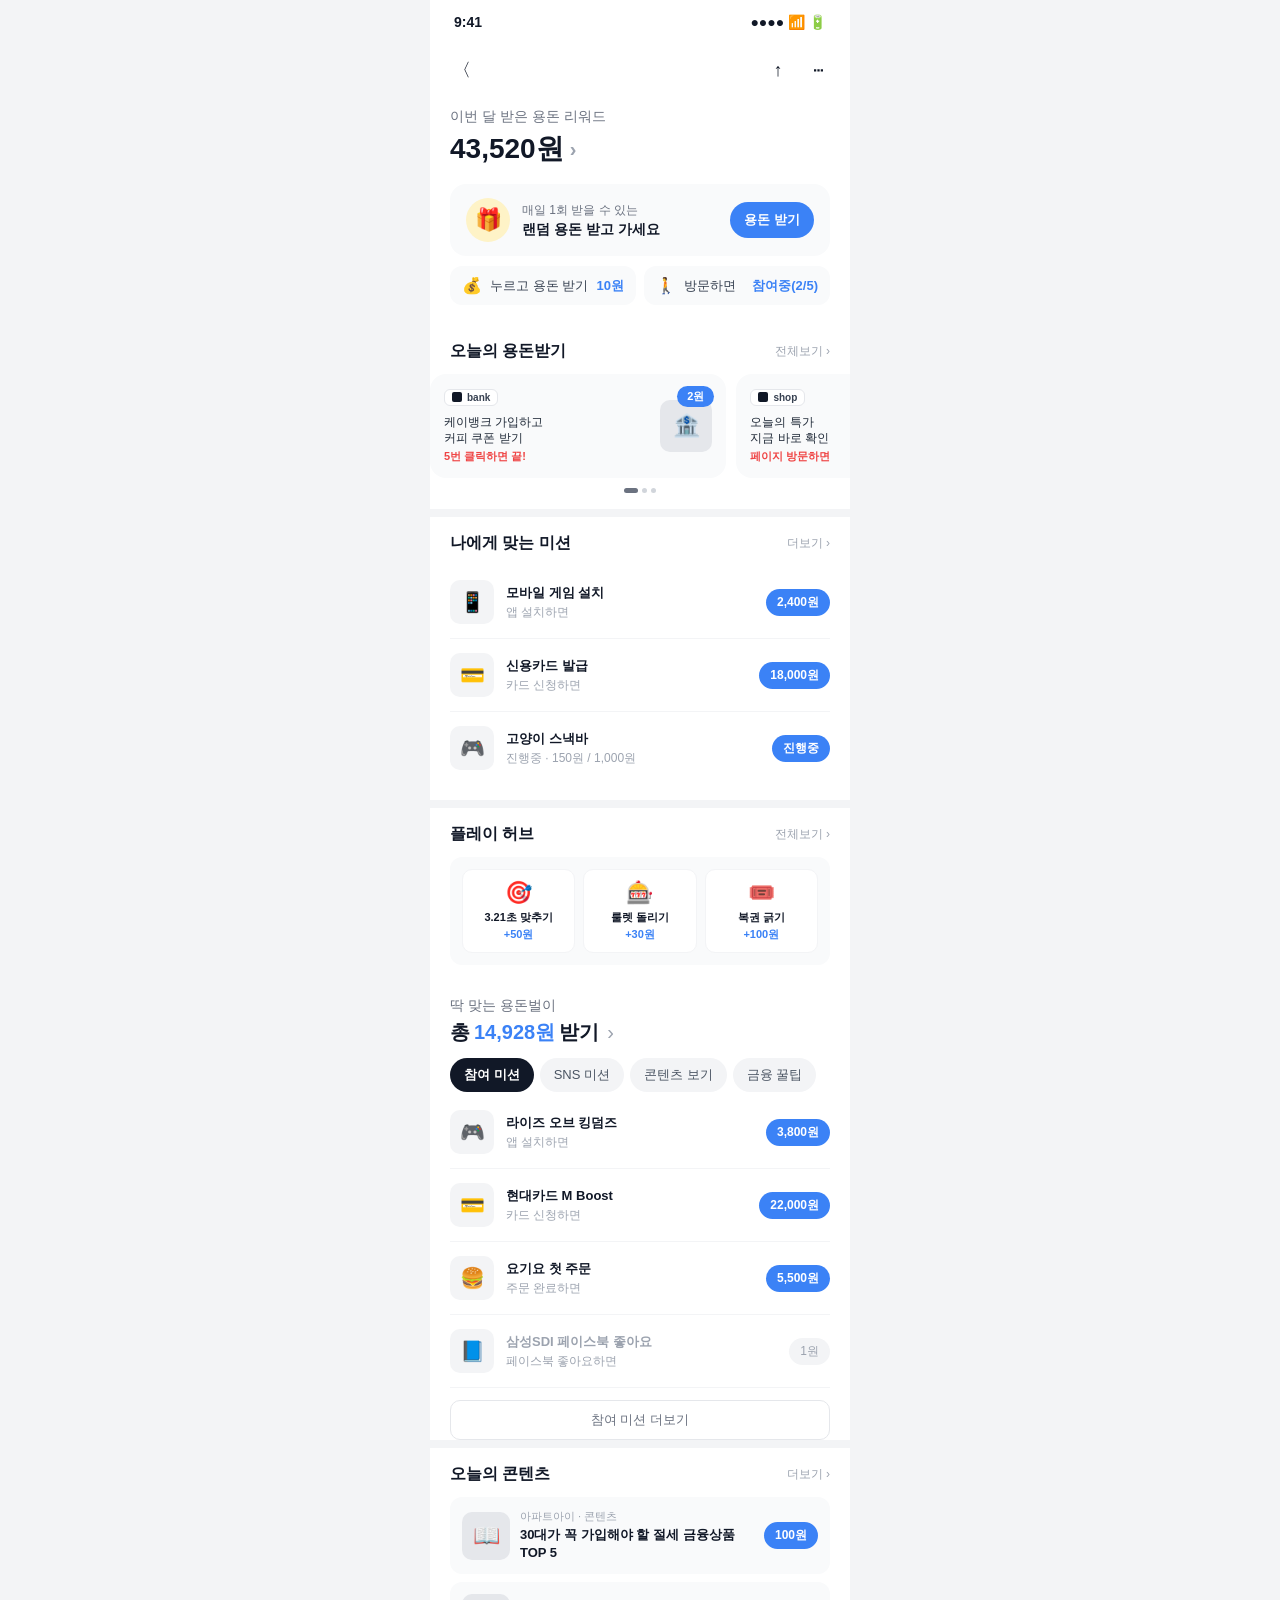
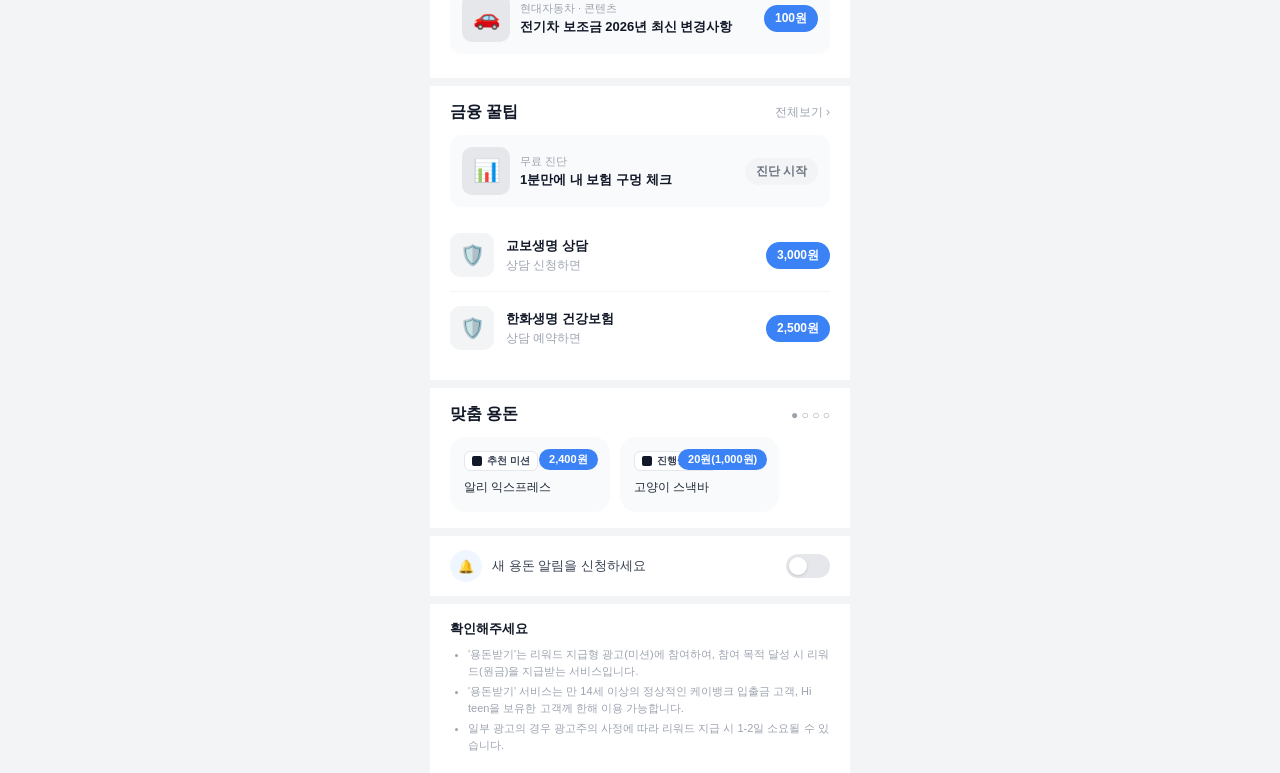
<file: index.html>
<!doctype html>
<html lang="ko">
<head>
<meta charset="utf-8" />
<meta name="viewport" content="width=device-width,initial-scale=1,viewport-fit=cover" />
<title>케이뱅크 용돈 벌기</title>
<link rel="stylesheet" href="style.css" />
</head>
<body>
<div class="phone-fullscreen">

  <div class="phone-status">
    <div class="left">9:41</div>
    <div class="right">●●●● 📶 🔋</div>
  </div>

  <header class="page-head">
    <button class="icon-btn">〈</button>
    <div class="icons">
      <button class="icon-btn">↑</button>
      <button class="icon-btn">⋯</button>
    </div>
  </header>

  <section class="monthly">
    <div class="title">이번 달 받은 용돈 리워드</div>
    <div class="amount">43,520원 <span class="chev">›</span></div>
  </section>

  <section class="hero">
    <div class="hero-card">
      <div class="left">
        <div class="emoji">🎁</div>
        <div class="txt">
          <div class="t1">매일 1회 받을 수 있는</div>
          <div class="t2">랜덤 용돈 받고 가세요</div>
        </div>
      </div>
      <button class="pill-btn">용돈 받기</button>
    </div>
    <div class="mini-row">
      <div class="mini-chip"><span class="chip-emoji">💰</span>누르고 용돈 받기 <span class="chip-val">10원</span></div>
      <div class="mini-chip"><span class="chip-emoji">🚶</span>방문하면 <span class="chip-val">참여중(2/5)</span></div>
    </div>
  </section>

  <section class="section">
    <div class="section-header">
      <div class="section-title">오늘의 용돈받기</div>
      <div class="section-link">전체보기 ›</div>
    </div>
    <div class="carousel">
      <div class="item">
        <div class="left">
          <div class="brand"><span class="logo"></span>bank</div>
          <div class="txt-main">케이뱅크 가입하고<br/>커피 쿠폰 받기</div>
          <div class="txt-sub">5번 클릭하면 끝!</div>
        </div>
        <div class="illust">🏦</div>
        <div class="price">2원</div>
      </div>
      <div class="item">
        <div class="left">
          <div class="brand"><span class="logo"></span>shop</div>
          <div class="txt-main">오늘의 특가<br/>지금 바로 확인</div>
          <div class="txt-sub">페이지 방문하면</div>
        </div>
        <div class="illust">🛍️</div>
        <div class="price">3원</div>
      </div>
      <div class="item">
        <div class="left">
          <div class="brand"><span class="logo"></span>travel</div>
          <div class="txt-main">해외여행 최저가<br/>여행 플래너 확인</div>
          <div class="txt-sub">페이지 방문하면</div>
        </div>
        <div class="illust">✈️</div>
        <div class="price">2원</div>
      </div>
    </div>
    <div class="carousel-dots"><span class="on"></span><span></span><span></span></div>
  </section>

  <section class="section divider">
    <div class="section-header">
      <div class="section-title">나에게 맞는 미션</div>
      <div class="section-link">더보기 ›</div>
    </div>
    <div class="mission-list" style="padding:0;">
      <div class="mission">
        <div class="thumb">📱</div>
        <div class="body">
          <div class="t1">모바일 게임 설치</div>
          <div class="t2">앱 설치하면</div>
        </div>
        <div class="reward">2,400원</div>
      </div>
      <div class="mission">
        <div class="thumb">💳</div>
        <div class="body">
          <div class="t1">신용카드 발급</div>
          <div class="t2">카드 신청하면</div>
        </div>
        <div class="reward">18,000원</div>
      </div>
      <div class="mission">
        <div class="thumb">🎮</div>
        <div class="body">
          <div class="t1">고양이 스낵바</div>
          <div class="t2">진행중 · 150원 / 1,000원</div>
        </div>
        <div class="reward">진행중</div>
      </div>
    </div>
  </section>

  <section class="section divider">
    <div class="section-header">
      <div class="section-title">플레이 허브</div>
      <div class="section-link">전체보기 ›</div>
    </div>
    <div class="playhub-card">
      <div class="playhub-games">
        <div class="g">
          <div class="ico">🎯</div>
          <div class="n">3.21초 맞추기</div>
          <div class="r">+50원</div>
        </div>
        <div class="g">
          <div class="ico">🎰</div>
          <div class="n">룰렛 돌리기</div>
          <div class="r">+30원</div>
        </div>
        <div class="g">
          <div class="ico">🎟️</div>
          <div class="n">복권 긁기</div>
          <div class="r">+100원</div>
        </div>
      </div>
    </div>
  </section>

  <section class="highlight-total">
    <div class="h1">딱 맞는 용돈벌이</div>
    <div class="h2">총 <em>14,928원</em> 받기<span class="chev">›</span></div>
  </section>

  <div class="tabs">
    <button class="tab active">참여 미션</button>
    <button class="tab">SNS 미션</button>
    <button class="tab">콘텐츠 보기</button>
    <button class="tab">금융 꿀팁</button>
  </div>

  <div class="mission-list">
    <div class="mission">
      <div class="thumb">🎮</div>
      <div class="body">
        <div class="t1">라이즈 오브 킹덤즈</div>
        <div class="t2">앱 설치하면</div>
      </div>
      <div class="reward">3,800원</div>
    </div>
    <div class="mission">
      <div class="thumb">💳</div>
      <div class="body">
        <div class="t1">현대카드 M Boost</div>
        <div class="t2">카드 신청하면</div>
      </div>
      <div class="reward">22,000원</div>
    </div>
    <div class="mission">
      <div class="thumb">🍔</div>
      <div class="body">
        <div class="t1">요기요 첫 주문</div>
        <div class="t2">주문 완료하면</div>
      </div>
      <div class="reward">5,500원</div>
    </div>
    <div class="mission soon">
      <div class="thumb">📘</div>
      <div class="body">
        <div class="t1">삼성SDI 페이스북 좋아요</div>
        <div class="t2">페이스북 좋아요하면</div>
      </div>
      <div class="reward">1원</div>
    </div>
    <button class="more-btn">참여 미션 더보기</button>
  </div>

  <section class="section divider">
    <div class="section-header">
      <div class="section-title">오늘의 콘텐츠</div>
      <div class="section-link">더보기 ›</div>
    </div>
    <div class="content-card">
      <div class="illust">📖</div>
      <div class="body">
        <div class="t1">아파트아이 · 콘텐츠</div>
        <div class="t2">30대가 꼭 가입해야 할 절세 금융상품 TOP 5</div>
      </div>
      <div class="reward-pill">100원</div>
    </div>
    <div class="content-card">
      <div class="illust">🚗</div>
      <div class="body">
        <div class="t1">현대자동차 · 콘텐츠</div>
        <div class="t2">전기차 보조금 2026년 최신 변경사항</div>
      </div>
      <div class="reward-pill">100원</div>
    </div>
  </section>

  <section class="section divider">
    <div class="section-header">
      <div class="section-title">금융 꿀팁</div>
      <div class="section-link">전체보기 ›</div>
    </div>
    <div class="content-card" style="margin-bottom:12px;">
      <div class="illust">📊</div>
      <div class="body">
        <div class="t1">무료 진단</div>
        <div class="t2">1분만에 내 보험 구멍 체크</div>
      </div>
      <div class="reward-pill" style="background:#F3F4F6;color:#6B7280;">진단 시작</div>
    </div>
    <div class="mission-list" style="padding:0;">
      <div class="mission">
        <div class="thumb">🛡️</div>
        <div class="body">
          <div class="t1">교보생명 상담</div>
          <div class="t2">상담 신청하면</div>
        </div>
        <div class="reward">3,000원</div>
      </div>
      <div class="mission">
        <div class="thumb">🛡️</div>
        <div class="body">
          <div class="t1">한화생명 건강보험</div>
          <div class="t2">상담 예약하면</div>
        </div>
        <div class="reward">2,500원</div>
      </div>
    </div>
  </section>

  <section class="section divider">
    <div class="section-header">
      <div class="section-title">맞춤 용돈</div>
      <div class="section-link">● ○ ○ ○</div>
    </div>
    <div class="carousel">
      <div class="item" style="flex:0 0 42%;">
        <div class="left">
          <div class="brand"><span class="logo"></span>추천 미션</div>
          <div class="txt-main">알리 익스프레스</div>
        </div>
        <div class="price">2,400원</div>
      </div>
      <div class="item" style="flex:0 0 42%;">
        <div class="left">
          <div class="brand"><span class="logo"></span>진행중 멀티</div>
          <div class="txt-main">고양이 스낵바</div>
        </div>
        <div class="price">20원(1,000원)</div>
      </div>
    </div>
  </section>

  <section class="alert-row">
    <div class="left">
      <div class="bell">🔔</div>
      <div>새 용돈 알림을 신청하세요</div>
    </div>
    <div class="toggle"></div>
  </section>

  <section class="terms">
    <h4>확인해주세요</h4>
    <ul>
      <li>'용돈받기'는 리워드 지급형 광고(미션)에 참여하여, 참여 목적 달성 시 리워드(원금)을 지급받는 서비스입니다.</li>
      <li>'용돈받기' 서비스는 만 14세 이상의 정상적인 케이뱅크 입출금 고객, Hi teen을 보유한 고객께 한해 이용 가능합니다.</li>
      <li>일부 광고의 경우 광고주의 사정에 따라 리워드 지급 시 1-2일 소요될 수 있습니다.</li>
    </ul>
  </section>

</div>
</body>
</html>
</file>
<file: style.css>
/* ===== Base ===== */
* { margin: 0; padding: 0; box-sizing: border-box; -webkit-tap-highlight-color: transparent; }
html { font-size: 16px; }
body {
  font-family: -apple-system, BlinkMacSystemFont, "Pretendard", "Apple SD Gothic Neo", "Noto Sans KR", sans-serif;
  color: #111827;
  background: #F3F4F6;
  min-height: 100vh;
  -webkit-font-smoothing: antialiased;
}

.phone-fullscreen {
  width: 100%;
  max-width: 420px;
  background: #FFFFFF;
  margin: 0 auto;
  min-height: 100vh;
}
@media (max-width: 420px) {
  body { background: #FFFFFF; }
}

.phone-status {
  height: 44px;
  display: flex;
  align-items: center;
  justify-content: space-between;
  padding: 0 24px;
  font-weight: 600;
  font-size: 14px;
  background: #FFFFFF;
}

.page-head {
  height: 52px;
  display: flex;
  align-items: center;
  justify-content: space-between;
  padding: 0 12px;
  background: #FFFFFF;
}
.page-head .icon-btn {
  width: 40px; height: 40px;
  display: inline-flex; align-items: center; justify-content: center;
  border: 0; background: transparent; color: #111827;
  cursor: pointer;
  font-size: 18px;
}
.page-head .icons { display: flex; }

/* ===== Monthly summary ===== */
.monthly {
  padding: 12px 20px 16px;
  background: #FFFFFF;
}
.monthly .title { font-size: 14px; color: #6B7280; margin-bottom: 4px; }
.monthly .amount {
  font-size: 28px; font-weight: 800; color: #111827;
  display: flex; align-items: center; gap: 4px;
}
.monthly .amount .chev { color: #9CA3AF; font-size: 20px; margin-left: 2px; }

/* ===== Hero (daily button) ===== */
.hero {
  padding: 0 20px 20px;
  background: #FFFFFF;
}
.hero-card {
  background: #F9FAFB;
  border-radius: 16px;
  padding: 14px 16px;
  display: flex;
  align-items: center;
  justify-content: space-between;
}
.hero-card .left { display: flex; align-items: center; gap: 12px; }
.hero-card .emoji {
  width: 44px; height: 44px; border-radius: 999px;
  background: #FEF3C7;
  display: inline-flex; align-items: center; justify-content: center; font-size: 22px;
}
.hero-card .txt .t1 { font-size: 12px; color: #6B7280; margin-bottom: 2px; }
.hero-card .txt .t2 { font-size: 14px; font-weight: 700; color: #111827; }
.pill-btn {
  background: #3B82F6; color: #FFFFFF;
  border: 0; padding: 9px 14px;
  border-radius: 999px;
  font-size: 13px; font-weight: 700;
  cursor: pointer;
}

.mini-row {
  display: grid; grid-template-columns: 1fr 1fr; gap: 8px; margin-top: 10px;
}
.mini-chip {
  background: #F9FAFB; border-radius: 12px;
  padding: 10px 12px;
  display: flex; align-items: center; gap: 8px;
  font-size: 13px; color: #374151;
}
.mini-chip .chip-emoji { font-size: 16px; }
.mini-chip .chip-val { margin-left: auto; color: #3B82F6; font-weight: 700; font-size: 13px; }

/* ===== Section ===== */
.section { padding: 16px 20px; background: #FFFFFF; }
.section.divider { border-top: 8px solid #F3F4F6; }
.section-header {
  display: flex; align-items: center; justify-content: space-between;
  margin-bottom: 12px;
}
.section-title { font-size: 16px; font-weight: 800; color: #111827; }
.section-sub { font-size: 12px; color: #9CA3AF; margin-top: 2px; }
.section-link { font-size: 12px; color: #9CA3AF; }

/* ===== Today card (single) — for AS-IS only if needed ===== */
.today-card {
  background: #F9FAFB;
  border-radius: 16px;
  padding: 14px 16px;
  display: flex; align-items: center; justify-content: space-between;
  position: relative;
}
.today-card .left { max-width: 65%; }
.today-card .brand {
  display: inline-flex; align-items: center; gap: 6px;
  background: #FFFFFF; padding: 3px 8px; border-radius: 6px;
  font-size: 11px; font-weight: 600; color: #374151;
  margin-bottom: 8px;
  border: 1px solid #E5E7EB;
}
.today-card .brand .logo {
  width: 12px; height: 12px; background: #111827; border-radius: 3px;
}
.today-card .txt-main { font-size: 13px; color: #1F2937; line-height: 1.4; margin-bottom: 4px; }
.today-card .txt-sub { font-size: 12px; font-weight: 700; color: #EF4444; }
.today-card .price-tag {
  position: absolute; right: 16px; top: 16px;
  background: #3B82F6; color: #FFFFFF; padding: 4px 10px; border-radius: 999px;
  font-size: 12px; font-weight: 700;
}
.today-card .illust {
  width: 64px; height: 64px; border-radius: 10px;
  background: #E5E7EB;
  display: inline-flex; align-items: center; justify-content: center; font-size: 26px;
}

/* ===== Carousel (today section) ===== */
.carousel {
  display: flex;
  gap: 10px;
  overflow-x: auto;
  padding: 0;
  scroll-snap-type: x mandatory;
  -webkit-overflow-scrolling: touch;
  margin: 0 -20px;
  padding-left: 20px;
  padding-right: 20px;
}
.carousel::-webkit-scrollbar { display: none; }
.carousel .item {
  scroll-snap-align: start;
  flex: 0 0 78%;
  background: #F9FAFB;
  border-radius: 16px;
  padding: 14px;
  position: relative;
  display: flex; align-items: center; justify-content: space-between;
  gap: 10px;
}
.carousel .item .price {
  position: absolute; right: 12px; top: 12px;
  background: #3B82F6; color: #FFFFFF; padding: 3px 10px; border-radius: 999px;
  font-size: 11px; font-weight: 700;
}
.carousel .item .brand {
  display: inline-flex; align-items: center; gap: 5px;
  background: #FFFFFF; padding: 2px 7px; border-radius: 6px;
  font-size: 10px; font-weight: 600; color: #374151;
  margin-bottom: 8px;
  border: 1px solid #E5E7EB;
}
.carousel .item .brand .logo { width: 10px; height: 10px; background: #111827; border-radius: 2px; }
.carousel .item .left { flex: 1; min-width: 0; }
.carousel .item .txt-main { font-size: 12px; color: #1F2937; line-height: 1.4; margin-bottom: 2px; }
.carousel .item .txt-sub { font-size: 11px; font-weight: 700; color: #EF4444; }
.carousel .item .illust {
  flex: 0 0 52px; width: 52px; height: 52px; border-radius: 10px;
  display: inline-flex; align-items: center; justify-content: center; font-size: 22px;
  background: #E5E7EB;
}
.carousel-dots {
  display: flex; justify-content: center; gap: 4px; margin-top: 10px;
}
.carousel-dots span {
  width: 5px; height: 5px; border-radius: 999px; background: #D1D5DB;
}
.carousel-dots span.on { background: #6B7280; width: 14px; }

/* ===== Highlight total ===== */
.highlight-total {
  padding: 16px 20px 12px;
  background: #FFFFFF;
}
.highlight-total .h1 { font-size: 14px; color: #6B7280; margin-bottom: 4px; }
.highlight-total .h2 {
  font-size: 20px; font-weight: 800; color: #111827;
  display: flex; align-items: center; gap: 4px;
}
.highlight-total .h2 em { color: #3B82F6; font-style: normal; }
.highlight-total .h2 .chev { margin-left: 4px; color: #9CA3AF; font-weight: 400; }

/* ===== Tabs ===== */
.tabs {
  display: flex; gap: 6px; padding: 0 20px; margin-bottom: 4px;
  overflow-x: auto;
}
.tabs::-webkit-scrollbar { display: none; }
.tab {
  padding: 8px 14px; font-size: 13px; border-radius: 999px;
  background: #F3F4F6; color: #4B5563; border: 0; white-space: nowrap; cursor: pointer;
  font-weight: 500;
}
.tab.active { background: #111827; color: #FFFFFF; font-weight: 700; }

/* ===== Mission list ===== */
.mission-list { padding: 0 20px; }
.mission {
  display: flex; align-items: center; gap: 12px;
  padding: 14px 0;
  border-bottom: 1px solid #F3F4F6;
}
.mission:last-child { border-bottom: 0; }
.mission .thumb {
  width: 44px; height: 44px; border-radius: 10px;
  background: #F3F4F6; flex: 0 0 44px;
  display: inline-flex; align-items: center; justify-content: center;
  font-size: 20px;
}
.mission .body { flex: 1; min-width: 0; }
.mission .t1 { font-size: 13px; color: #111827; font-weight: 600; margin-bottom: 2px; white-space: nowrap; overflow: hidden; text-overflow: ellipsis; }
.mission .t2 { font-size: 12px; color: #9CA3AF; }
.mission .reward {
  background: #3B82F6; color: #FFFFFF;
  padding: 5px 11px; border-radius: 999px;
  font-size: 12px; font-weight: 700;
  flex: 0 0 auto;
}
.mission.soon .reward { background: #F3F4F6; color: #9CA3AF; font-weight: 500; }
.mission.soon .body .t1 { color: #9CA3AF; }

.more-btn {
  margin: 12px 0 0; padding: 10px 0;
  border: 1px solid #E5E7EB; border-radius: 10px;
  background: #FFFFFF; color: #6B7280; font-size: 13px;
  width: 100%; display: block;
  cursor: pointer;
}

/* ===== Playhub section (simple) ===== */
.playhub-card {
  background: #F9FAFB;
  border-radius: 12px;
  padding: 12px;
}
.playhub-games {
  display: grid; grid-template-columns: repeat(3, 1fr); gap: 8px;
}
.playhub-games .g {
  background: #FFFFFF;
  border-radius: 10px; padding: 10px; text-align: center;
  border: 1px solid #F3F4F6;
}
.playhub-games .g .ico { font-size: 22px; }
.playhub-games .g .n { font-weight: 600; margin-top: 4px; color: #111827; font-size: 11px; }
.playhub-games .g .r { font-size: 11px; color: #3B82F6; font-weight: 700; margin-top: 2px; }

/* ===== Recommended mission list (TO-BE #3) ===== */
/* same as .mission-list — no special styling needed */

/* ===== Content card (simple) ===== */
.content-card {
  background: #F9FAFB;
  border-radius: 12px;
  padding: 12px;
  margin-bottom: 8px;
  display: flex; gap: 10px; align-items: center;
}
.content-card .illust {
  width: 48px; height: 48px; border-radius: 10px;
  background: #E5E7EB;
  display: inline-flex; align-items: center; justify-content: center; font-size: 22px;
  flex: 0 0 48px;
}
.content-card .body { flex: 1; min-width: 0; }
.content-card .t1 { font-size: 11px; color: #9CA3AF; margin-bottom: 2px; }
.content-card .t2 { font-size: 13px; color: #111827; font-weight: 600; line-height: 1.4; }
.content-card .reward-pill {
  background: #3B82F6; color: #FFFFFF;
  padding: 5px 11px; border-radius: 999px;
  font-size: 12px; font-weight: 700;
  flex: 0 0 auto;
}

/* ===== Alert toggle ===== */
.alert-row {
  padding: 14px 20px;
  background: #FFFFFF;
  display: flex; align-items: center; justify-content: space-between;
  border-top: 8px solid #F3F4F6;
}
.alert-row .left { display: flex; align-items: center; gap: 10px; font-size: 13px; color: #374151; }
.alert-row .bell {
  width: 32px; height: 32px; border-radius: 999px;
  background: #EFF6FF; display: inline-flex; align-items: center; justify-content: center;
}
.toggle {
  width: 44px; height: 24px; background: #E5E7EB; border-radius: 999px;
  position: relative; cursor: pointer;
}
.toggle::after {
  content: ""; width: 18px; height: 18px; border-radius: 999px;
  background: #FFFFFF; position: absolute; top: 3px; left: 3px;
  transition: all 0.2s; box-shadow: 0 1px 3px rgba(0,0,0,0.15);
}

/* ===== Terms ===== */
.terms {
  padding: 16px 20px;
  background: #FFFFFF;
  border-top: 8px solid #F3F4F6;
}
.terms h4 { font-size: 13px; font-weight: 700; margin-bottom: 8px; color: #111827; }
.terms ul { padding-left: 18px; }
.terms li { font-size: 11px; line-height: 1.5; color: #9CA3AF; margin-bottom: 4px; }
</file>
